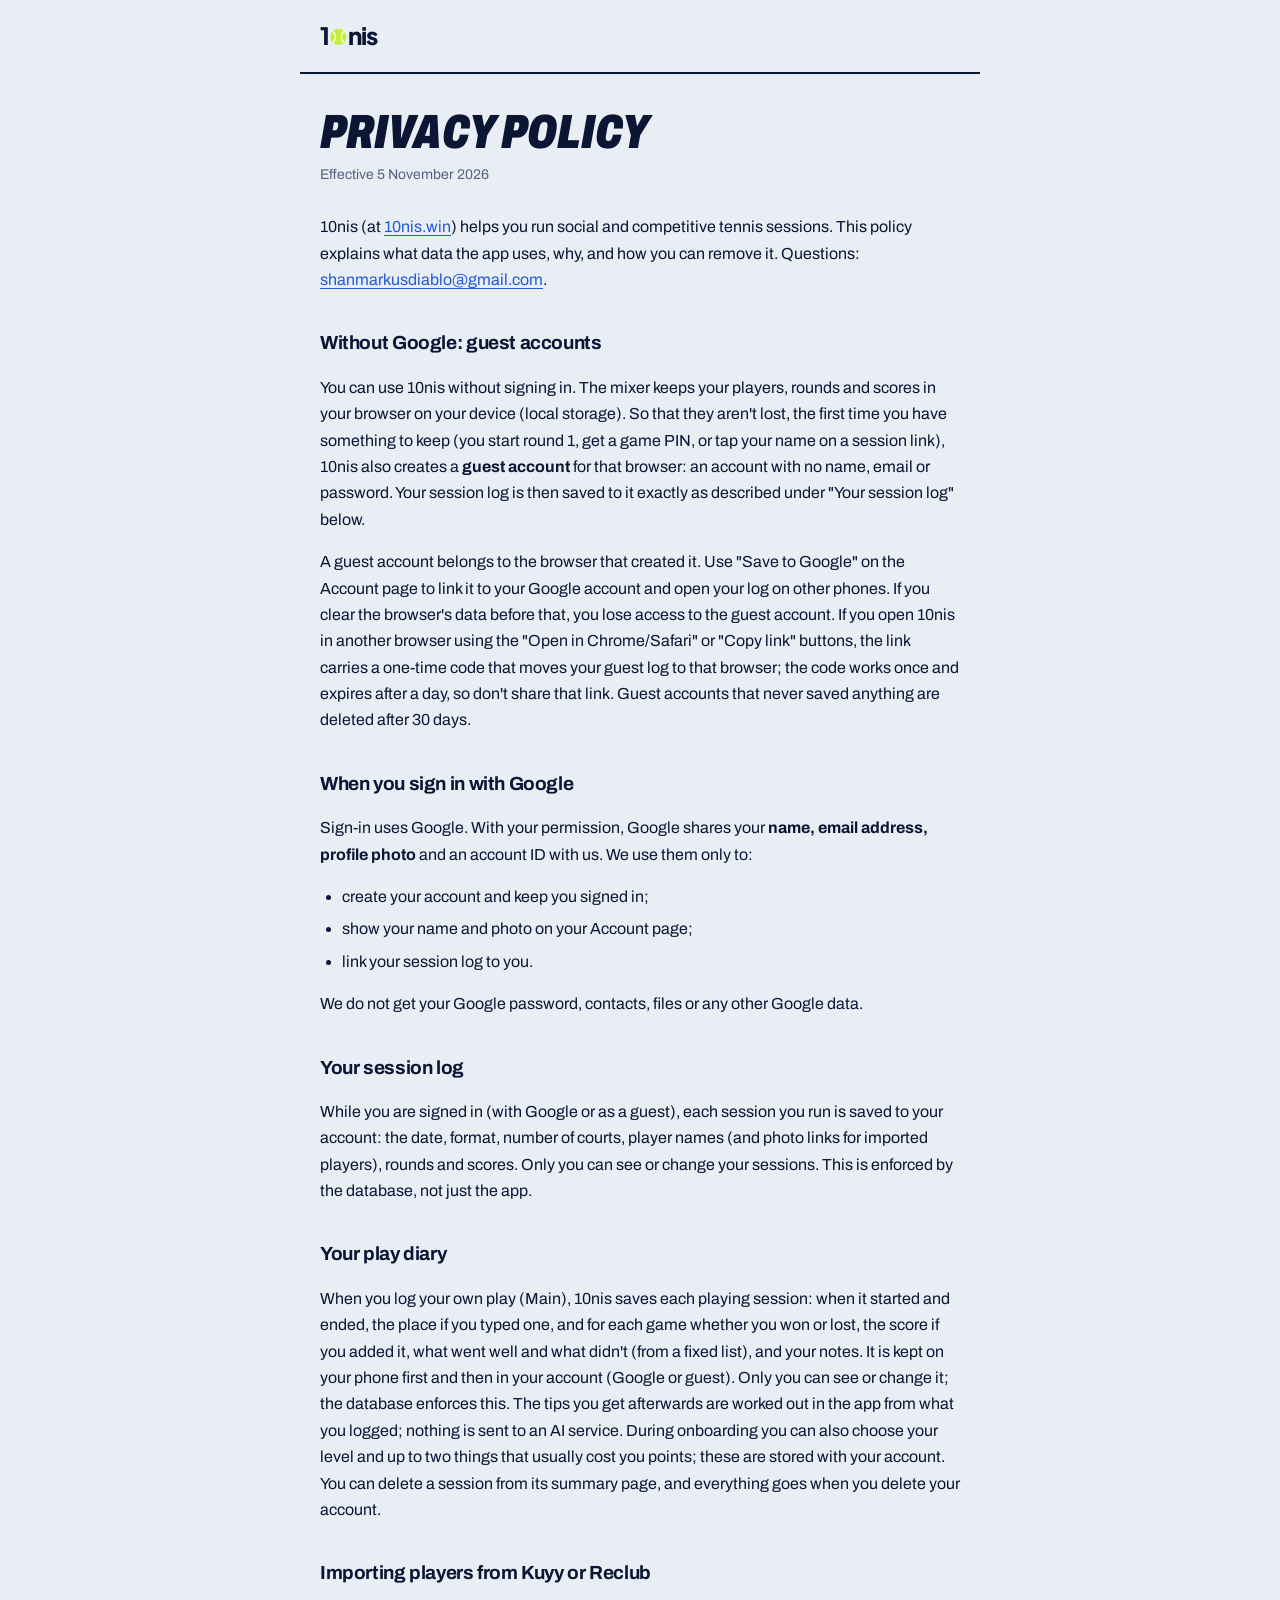
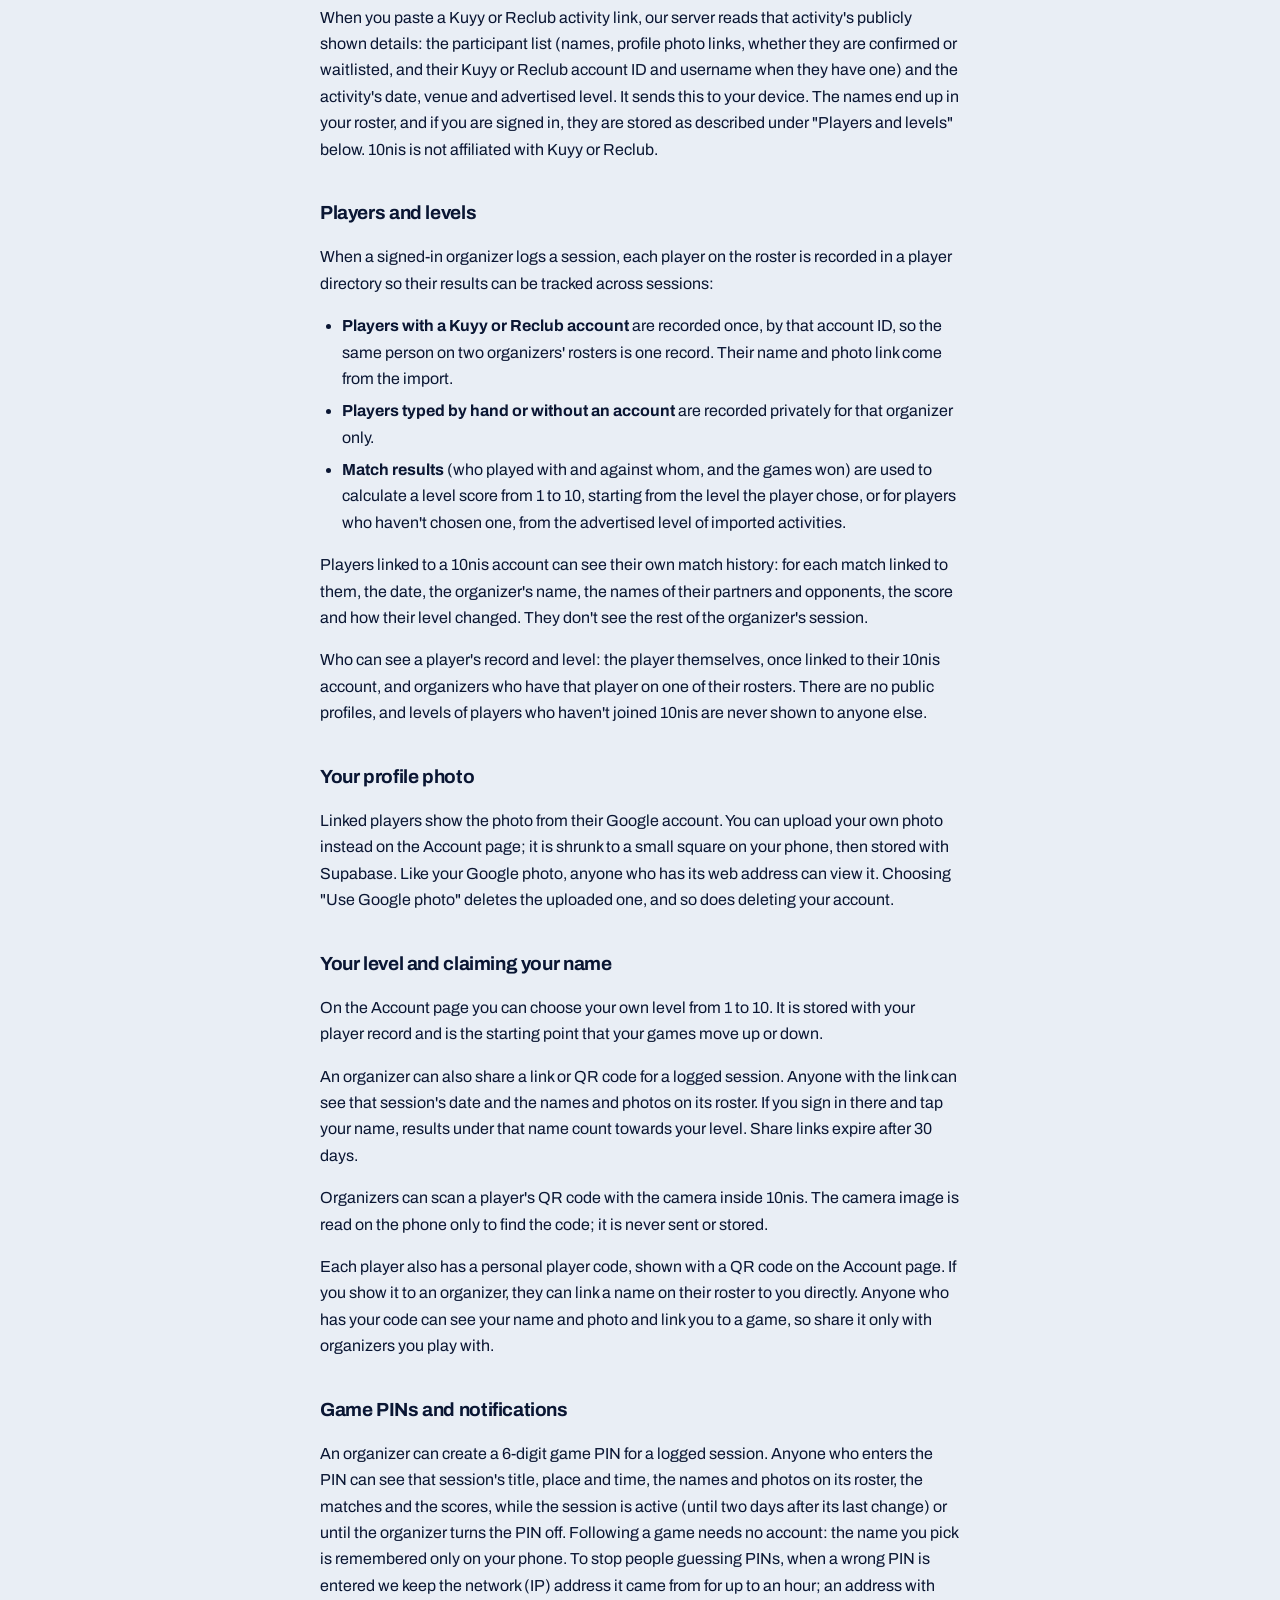
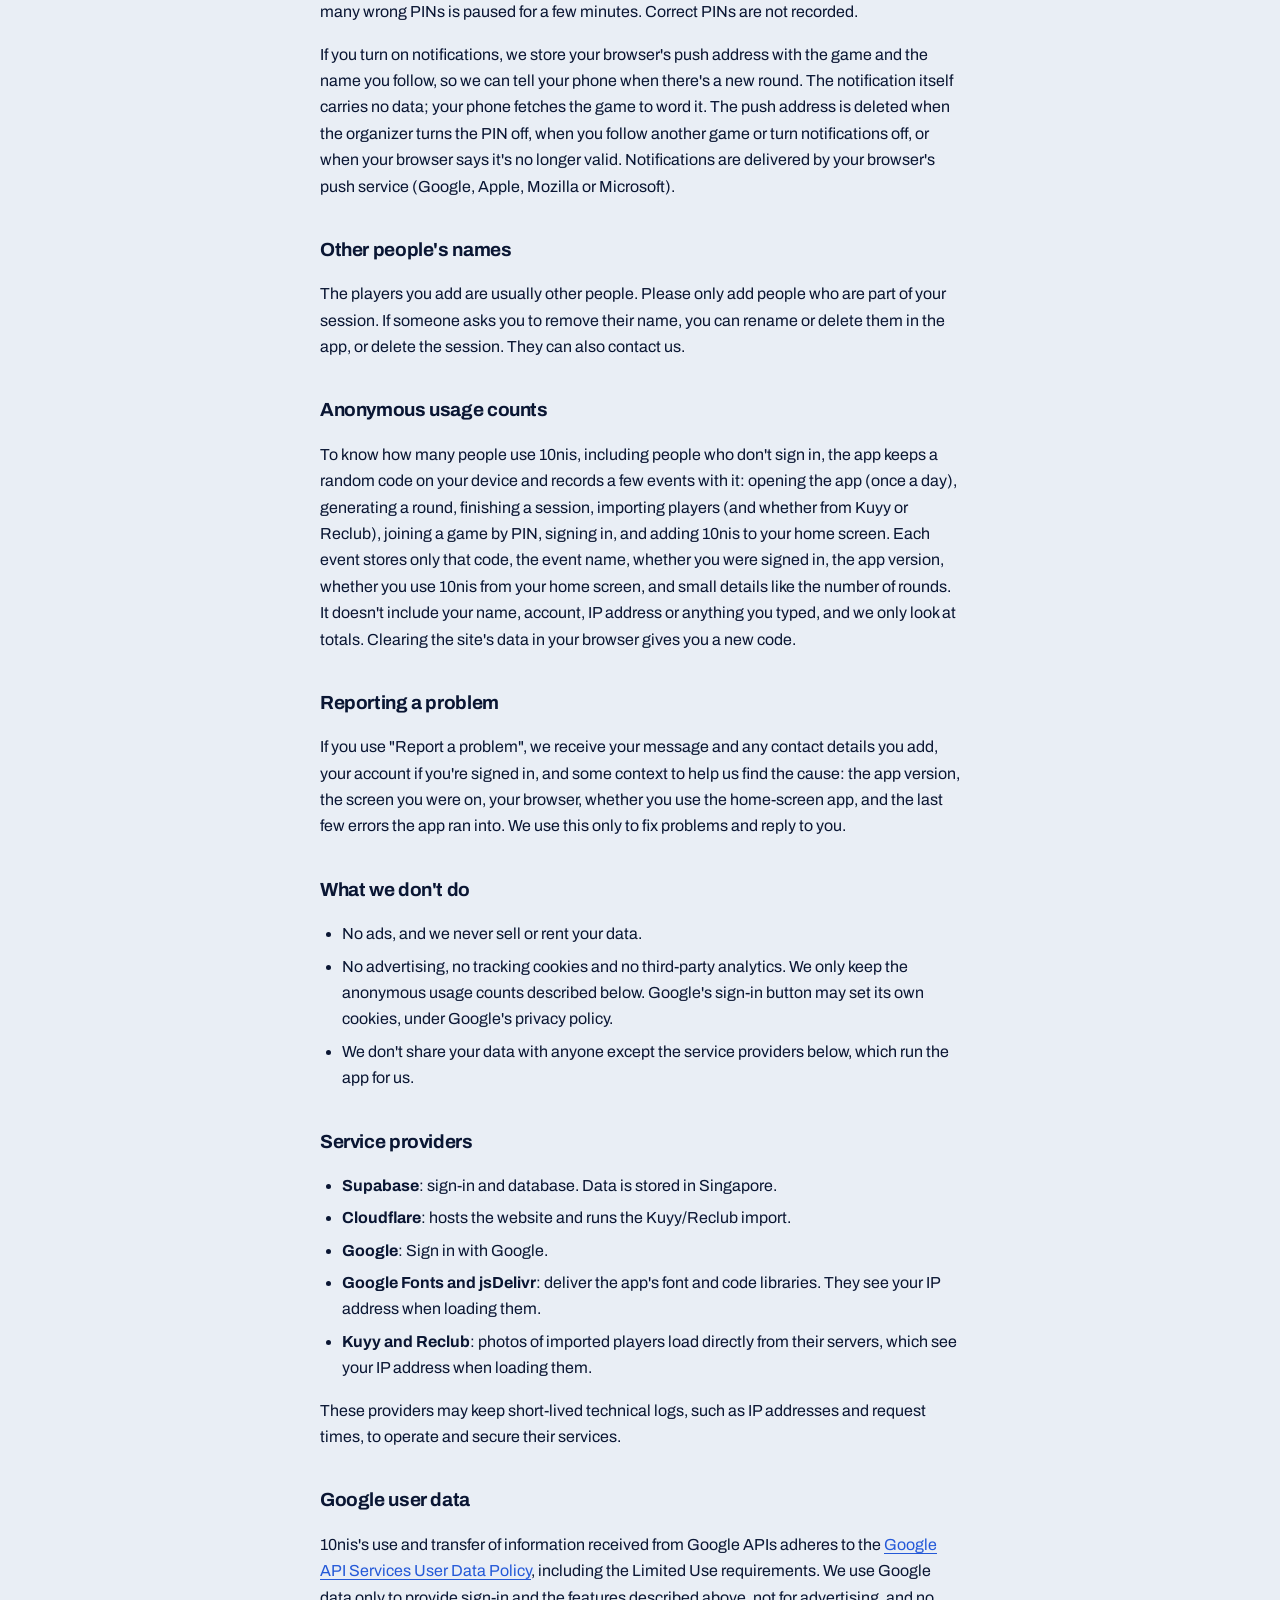
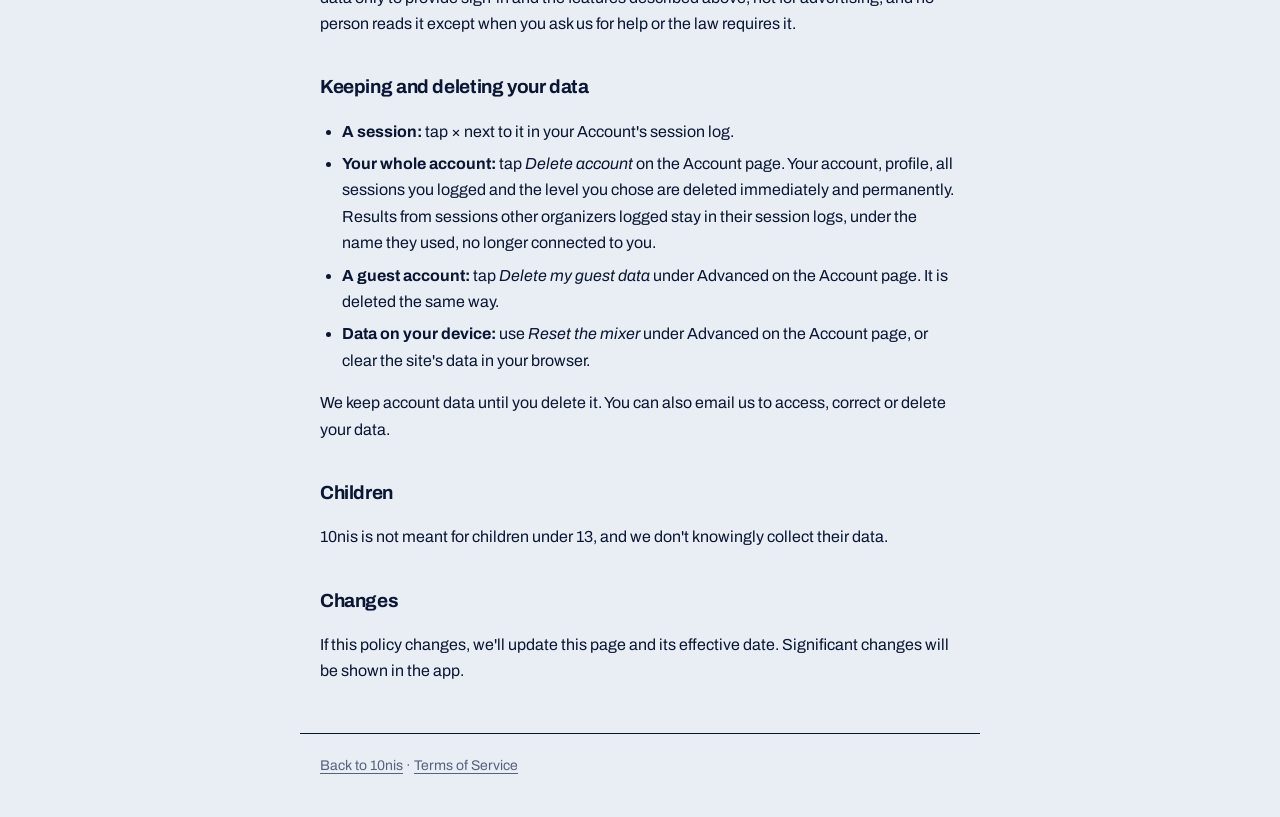
<file: privacy.html>
<!doctype html>
<html lang="en">
<head>
<meta charset="utf-8">
<meta name="viewport" content="width=device-width, initial-scale=1">
<title>Privacy Policy · 10nis</title>
<meta name="description" content="How 10nis handles your data.">
<link rel="icon" href="/icon.svg" type="image/svg+xml">
<link rel="apple-touch-icon" href="/apple-touch-icon.png">
<link rel="stylesheet" href="legal.css">
</head>
<body>
<header><a href="/" class="brand"><span class="wm" role="img" aria-label="10nis">1<svg viewBox="0 0 100 100" aria-hidden="true"><clipPath id="tb"><circle cx="50" cy="50" r="48"/></clipPath><circle cx="50" cy="50" r="48" fill="#c6ef3a"/><path clip-path="url(#tb)" d="M12 14c28 20 28 52 0 72M88 14c-28 20-28 52 0 72" fill="none" stroke="#fff" stroke-width="7"/></svg>nis</span></a></header>
<main>
<h1>Privacy Policy</h1>
<p class="date">Effective 5 November 2026</p>

<p>10nis (at <a href="https://10nis.win">10nis.win</a>) helps you run social and competitive tennis sessions. This policy explains what data the app uses, why, and how you can remove it. Questions: <a href="mailto:shanmarkusdiablo@gmail.com">shanmarkusdiablo@gmail.com</a>.</p>

<h2>Without Google: guest accounts</h2>
<p>You can use 10nis without signing in. The mixer keeps your players, rounds and scores in your browser on your device (local storage). So that they aren't lost, the first time you have something to keep (you start round 1, get a game PIN, or tap your name on a session link), 10nis also creates a <strong>guest account</strong> for that browser: an account with no name, email or password. Your session log is then saved to it exactly as described under "Your session log" below.</p>
<p>A guest account belongs to the browser that created it. Use "Save to Google" on the Account page to link it to your Google account and open your log on other phones. If you clear the browser's data before that, you lose access to the guest account. If you open 10nis in another browser using the "Open in Chrome/Safari" or "Copy link" buttons, the link carries a one-time code that moves your guest log to that browser; the code works once and expires after a day, so don't share that link. Guest accounts that never saved anything are deleted after 30 days.</p>

<h2>When you sign in with Google</h2>
<p>Sign-in uses Google. With your permission, Google shares your <strong>name, email address, profile photo</strong> and an account ID with us. We use them only to:</p>
<ul>
  <li>create your account and keep you signed in;</li>
  <li>show your name and photo on your Account page;</li>
  <li>link your session log to you.</li>
</ul>
<p>We do not get your Google password, contacts, files or any other Google data.</p>

<h2>Your session log</h2>
<p>While you are signed in (with Google or as a guest), each session you run is saved to your account: the date, format, number of courts, player names (and photo links for imported players), rounds and scores. Only you can see or change your sessions. This is enforced by the database, not just the app.</p>

<h2>Your play diary</h2>
<p>When you log your own play (Main), 10nis saves each playing session: when it started and ended, the place if you typed one, and for each game whether you won or lost, the score if you added it, what went well and what didn't (from a fixed list), and your notes. It is kept on your phone first and then in your account (Google or guest). Only you can see or change it; the database enforces this. The tips you get afterwards are worked out in the app from what you logged; nothing is sent to an AI service. During onboarding you can also choose your level and up to two things that usually cost you points; these are stored with your account. You can delete a session from its summary page, and everything goes when you delete your account.</p>

<h2>Importing players from Kuyy or Reclub</h2>
<p>When you paste a Kuyy or Reclub activity link, our server reads that activity's publicly shown details: the participant list (names, profile photo links, whether they are confirmed or waitlisted, and their Kuyy or Reclub account ID and username when they have one) and the activity's date, venue and advertised level. It sends this to your device. The names end up in your roster, and if you are signed in, they are stored as described under "Players and levels" below. 10nis is not affiliated with Kuyy or Reclub.</p>

<h2>Players and levels</h2>
<p>When a signed-in organizer logs a session, each player on the roster is recorded in a player directory so their results can be tracked across sessions:</p>
<ul>
  <li><strong>Players with a Kuyy or Reclub account</strong> are recorded once, by that account ID, so the same person on two organizers' rosters is one record. Their name and photo link come from the import.</li>
  <li><strong>Players typed by hand or without an account</strong> are recorded privately for that organizer only.</li>
  <li><strong>Match results</strong> (who played with and against whom, and the games won) are used to calculate a level score from 1 to 10, starting from the level the player chose, or for players who haven't chosen one, from the advertised level of imported activities.</li>
</ul>
<p>Players linked to a 10nis account can see their own match history: for each match linked to them, the date, the organizer's name, the names of their partners and opponents, the score and how their level changed. They don't see the rest of the organizer's session.</p>
<p>Who can see a player's record and level: the player themselves, once linked to their 10nis account, and organizers who have that player on one of their rosters. There are no public profiles, and levels of players who haven't joined 10nis are never shown to anyone else.</p>

<h2>Your profile photo</h2>
<p>Linked players show the photo from their Google account. You can upload your own photo instead on the Account page; it is shrunk to a small square on your phone, then stored with Supabase. Like your Google photo, anyone who has its web address can view it. Choosing "Use Google photo" deletes the uploaded one, and so does deleting your account.</p>

<h2>Your level and claiming your name</h2>
<p>On the Account page you can choose your own level from 1 to 10. It is stored with your player record and is the starting point that your games move up or down.</p>
<p>An organizer can also share a link or QR code for a logged session. Anyone with the link can see that session's date and the names and photos on its roster. If you sign in there and tap your name, results under that name count towards your level. Share links expire after 30 days.</p>
<p>Organizers can scan a player's QR code with the camera inside 10nis. The camera image is read on the phone only to find the code; it is never sent or stored.</p>
<p>Each player also has a personal player code, shown with a QR code on the Account page. If you show it to an organizer, they can link a name on their roster to you directly. Anyone who has your code can see your name and photo and link you to a game, so share it only with organizers you play with.</p>

<h2>Game PINs and notifications</h2>
<p>An organizer can create a 6-digit game PIN for a logged session. Anyone who enters the PIN can see that session's title, place and time, the names and photos on its roster, the matches and the scores, while the session is active (until two days after its last change) or until the organizer turns the PIN off. Following a game needs no account: the name you pick is remembered only on your phone. To stop people guessing PINs, when a wrong PIN is entered we keep the network (IP) address it came from for up to an hour; an address with many wrong PINs is paused for a few minutes. Correct PINs are not recorded.</p>
<p>If you turn on notifications, we store your browser's push address with the game and the name you follow, so we can tell your phone when there's a new round. The notification itself carries no data; your phone fetches the game to word it. The push address is deleted when the organizer turns the PIN off, when you follow another game or turn notifications off, or when your browser says it's no longer valid. Notifications are delivered by your browser's push service (Google, Apple, Mozilla or Microsoft).</p>

<h2>Other people's names</h2>
<p>The players you add are usually other people. Please only add people who are part of your session. If someone asks you to remove their name, you can rename or delete them in the app, or delete the session. They can also contact us.</p>

<h2>Anonymous usage counts</h2>
<p>To know how many people use 10nis, including people who don't sign in, the app keeps a random code on your device and records a few events with it: opening the app (once a day), generating a round, finishing a session, importing players (and whether from Kuyy or Reclub), joining a game by PIN, signing in, and adding 10nis to your home screen. Each event stores only that code, the event name, whether you were signed in, the app version, whether you use 10nis from your home screen, and small details like the number of rounds. It doesn't include your name, account, IP address or anything you typed, and we only look at totals. Clearing the site's data in your browser gives you a new code.</p>

<h2>Reporting a problem</h2>
<p>If you use "Report a problem", we receive your message and any contact details you add, your account if you're signed in, and some context to help us find the cause: the app version, the screen you were on, your browser, whether you use the home-screen app, and the last few errors the app ran into. We use this only to fix problems and reply to you.</p>

<h2>What we don't do</h2>
<ul>
  <li>No ads, and we never sell or rent your data.</li>
  <li>No advertising, no tracking cookies and no third-party analytics. We only keep the anonymous usage counts described below. Google's sign-in button may set its own cookies, under Google's privacy policy.</li>
  <li>We don't share your data with anyone except the service providers below, which run the app for us.</li>
</ul>

<h2>Service providers</h2>
<ul>
  <li><strong>Supabase</strong>: sign-in and database. Data is stored in Singapore.</li>
  <li><strong>Cloudflare</strong>: hosts the website and runs the Kuyy/Reclub import.</li>
  <li><strong>Google</strong>: Sign in with Google.</li>
  <li><strong>Google Fonts and jsDelivr</strong>: deliver the app's font and code libraries. They see your IP address when loading them.</li>
  <li><strong>Kuyy and Reclub</strong>: photos of imported players load directly from their servers, which see your IP address when loading them.</li>
</ul>
<p>These providers may keep short-lived technical logs, such as IP addresses and request times, to operate and secure their services.</p>

<h2>Google user data</h2>
<p>10nis's use and transfer of information received from Google APIs adheres to the <a href="https://developers.google.com/terms/api-services-user-data-policy">Google API Services User Data Policy</a>, including the Limited Use requirements. We use Google data only to provide sign-in and the features described above, not for advertising, and no person reads it except when you ask us for help or the law requires it.</p>

<h2>Keeping and deleting your data</h2>
<ul>
  <li><strong>A session:</strong> tap × next to it in your Account's session log.</li>
  <li><strong>Your whole account:</strong> tap <em>Delete account</em> on the Account page. Your account, profile, all sessions you logged and the level you chose are deleted immediately and permanently. Results from sessions other organizers logged stay in their session logs, under the name they used, no longer connected to you.</li>
  <li><strong>A guest account:</strong> tap <em>Delete my guest data</em> under Advanced on the Account page. It is deleted the same way.</li>
  <li><strong>Data on your device:</strong> use <em>Reset the mixer</em> under Advanced on the Account page, or clear the site's data in your browser.</li>
</ul>
<p>We keep account data until you delete it. You can also email us to access, correct or delete your data.</p>

<h2>Children</h2>
<p>10nis is not meant for children under 13, and we don't knowingly collect their data.</p>

<h2>Changes</h2>
<p>If this policy changes, we'll update this page and its effective date. Significant changes will be shown in the app.</p>
</main>
<footer><a href="./">Back to 10nis</a> · <a href="terms.html">Terms of Service</a></footer>
</body>
</html>
</file>
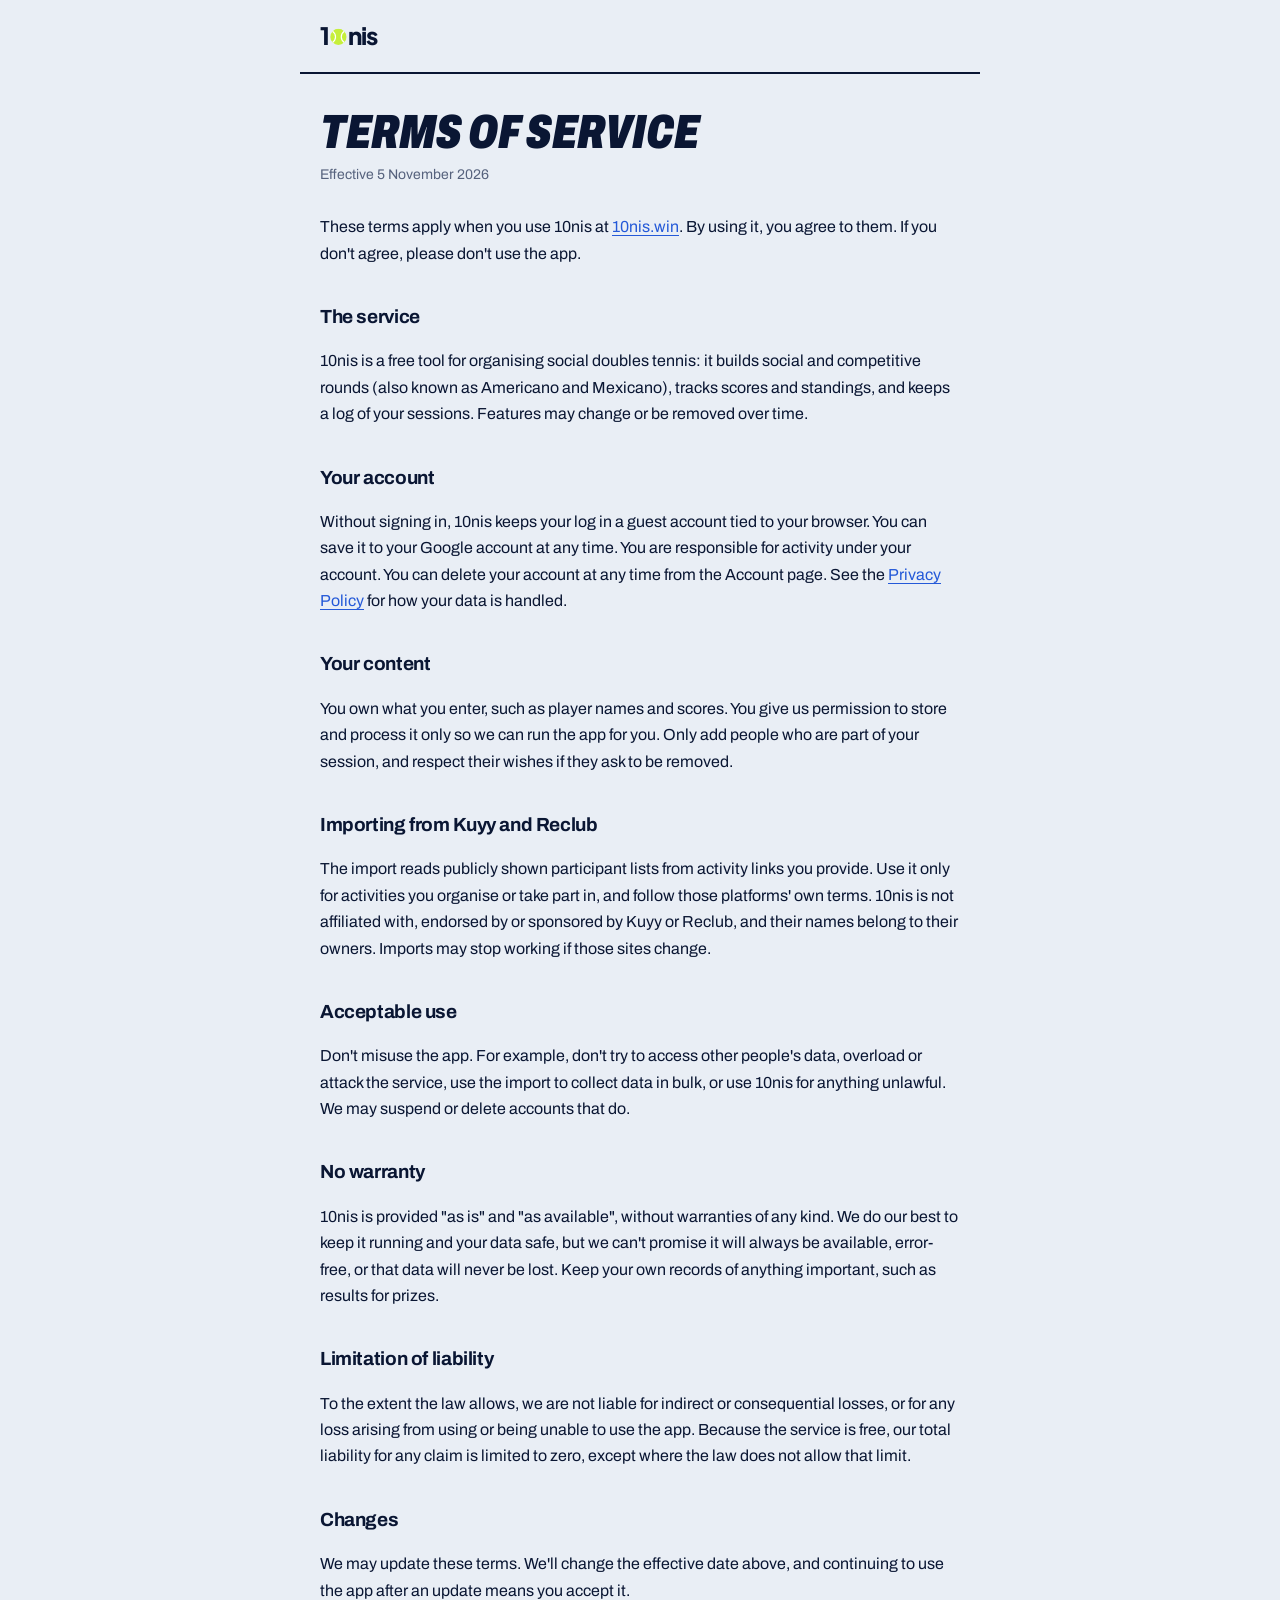
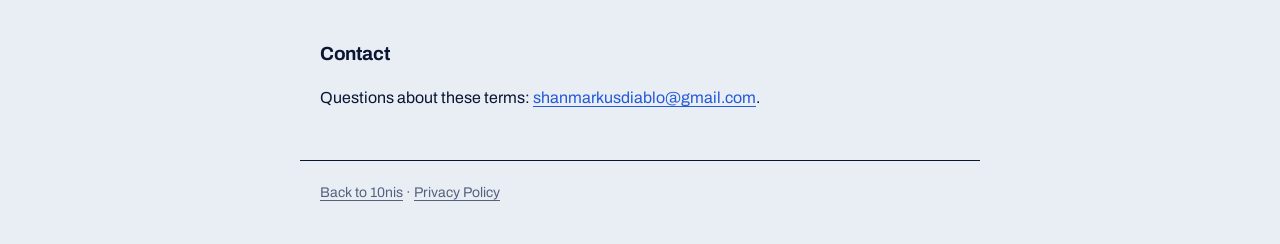
<file: terms.html>
<!doctype html>
<html lang="en">
<head>
<meta charset="utf-8">
<meta name="viewport" content="width=device-width, initial-scale=1">
<title>Terms of Service · 10nis</title>
<meta name="description" content="Terms for using 10nis.">
<link rel="icon" href="/icon.svg" type="image/svg+xml">
<link rel="apple-touch-icon" href="/apple-touch-icon.png">
<link rel="stylesheet" href="legal.css">
</head>
<body>
<header><a href="/" class="brand"><span class="wm" role="img" aria-label="10nis">1<svg viewBox="0 0 100 100" aria-hidden="true"><clipPath id="tb"><circle cx="50" cy="50" r="48"/></clipPath><circle cx="50" cy="50" r="48" fill="#c6ef3a"/><path clip-path="url(#tb)" d="M12 14c28 20 28 52 0 72M88 14c-28 20-28 52 0 72" fill="none" stroke="#fff" stroke-width="7"/></svg>nis</span></a></header>
<main>
<h1>Terms of Service</h1>
<p class="date">Effective 5 November 2026</p>

<p>These terms apply when you use 10nis at <a href="https://10nis.win">10nis.win</a>. By using it, you agree to them. If you don't agree, please don't use the app.</p>

<h2>The service</h2>
<p>10nis is a free tool for organising social doubles tennis: it builds social and competitive rounds (also known as Americano and Mexicano), tracks scores and standings, and keeps a log of your sessions. Features may change or be removed over time.</p>

<h2>Your account</h2>
<p>Without signing in, 10nis keeps your log in a guest account tied to your browser. You can save it to your Google account at any time. You are responsible for activity under your account. You can delete your account at any time from the Account page. See the <a href="privacy.html">Privacy Policy</a> for how your data is handled.</p>

<h2>Your content</h2>
<p>You own what you enter, such as player names and scores. You give us permission to store and process it only so we can run the app for you. Only add people who are part of your session, and respect their wishes if they ask to be removed.</p>

<h2>Importing from Kuyy and Reclub</h2>
<p>The import reads publicly shown participant lists from activity links you provide. Use it only for activities you organise or take part in, and follow those platforms' own terms. 10nis is not affiliated with, endorsed by or sponsored by Kuyy or Reclub, and their names belong to their owners. Imports may stop working if those sites change.</p>

<h2>Acceptable use</h2>
<p>Don't misuse the app. For example, don't try to access other people's data, overload or attack the service, use the import to collect data in bulk, or use 10nis for anything unlawful. We may suspend or delete accounts that do.</p>

<h2>No warranty</h2>
<p>10nis is provided "as is" and "as available", without warranties of any kind. We do our best to keep it running and your data safe, but we can't promise it will always be available, error-free, or that data will never be lost. Keep your own records of anything important, such as results for prizes.</p>

<h2>Limitation of liability</h2>
<p>To the extent the law allows, we are not liable for indirect or consequential losses, or for any loss arising from using or being unable to use the app. Because the service is free, our total liability for any claim is limited to zero, except where the law does not allow that limit.</p>

<h2>Changes</h2>
<p>We may update these terms. We'll change the effective date above, and continuing to use the app after an update means you accept it.</p>

<h2>Contact</h2>
<p>Questions about these terms: <a href="mailto:shanmarkusdiablo@gmail.com">shanmarkusdiablo@gmail.com</a>.</p>
</main>
<footer><a href="./">Back to 10nis</a> · <a href="privacy.html">Privacy Policy</a></footer>
</body>
</html>
</file>
<file: legal.css>
@import url("https://fonts.googleapis.com/css2?family=Archivo:ital,wdth,wght@0,62..125,400..900;1,62..125,400..900&family=Plus+Jakarta+Sans:wght@800&display=swap");
:root{--bg:#e9eef5;--surface:#fff;--text:#0a1633;--muted:#56627d;--line:#0a1633;--link:#2459d8}
@media (prefers-color-scheme: dark){
  :root{--bg:#060b19;--surface:#0e1630;--text:#eef2ff;--muted:#94a0bf;--line:#2b3a68;--link:#c6ef3a}
}
*{box-sizing:border-box}
body{margin:0;background:var(--bg);color:var(--text);font:16px/1.65 "Archivo",system-ui,-apple-system,"Segoe UI",Roboto,sans-serif;-webkit-font-smoothing:antialiased}
header,main,footer{max-width:680px;margin:0 auto;padding:0 20px}
header{padding-top:18px;padding-bottom:14px;border-bottom:2px solid var(--line)}
.brand{color:var(--text);text-decoration:none;font-size:24px}
.wm{font-family:"Plus Jakarta Sans",sans-serif;font-weight:800;letter-spacing:-.045em;line-height:1;display:inline-flex;align-items:baseline;white-space:nowrap}
.wm svg{width:.7em;height:.7em;margin:0 .05em 0 .04em;transform:translateY(.02em);flex:none}
h1{font-size:48px;line-height:.95;font-weight:900;font-stretch:72%;font-style:italic;text-transform:uppercase;margin:36px 0 8px}
.date{color:var(--muted);font-size:14px;margin:0 0 28px}
h2{font-size:19px;letter-spacing:-.02em;margin:34px 0 8px}
p,li{color:var(--text)}
ul{padding-left:22px}
li{margin:6px 0}
a{color:var(--link);text-underline-offset:3px}
footer{margin-top:48px;padding-top:20px;padding-bottom:40px;border-top:1px solid var(--line);color:var(--muted);font-size:14px}
footer a{color:var(--muted)}
</file>
